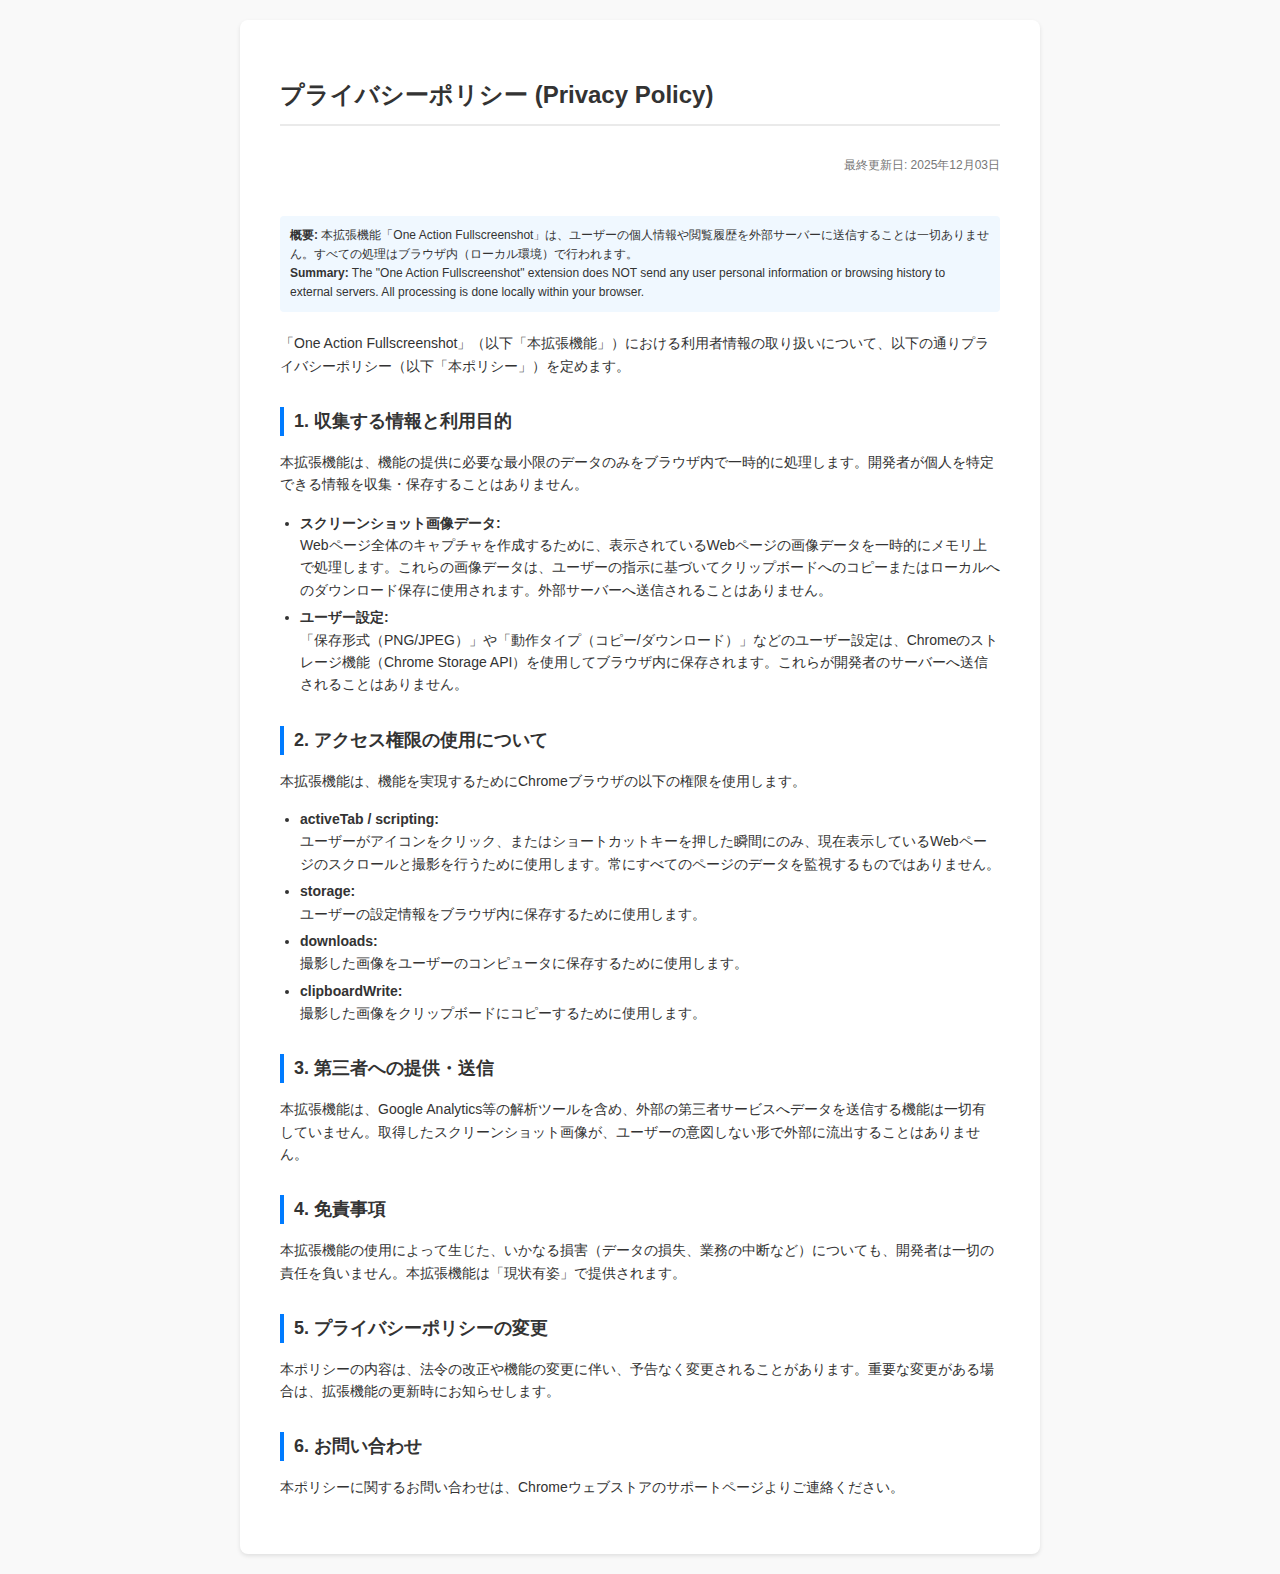
<file: index.html>
<!DOCTYPE html>
<html lang="ja">
<head>
    <meta charset="UTF-8">
    <meta name="viewport" content="width=device-width, initial-scale=1.0">
    <title>プライバシーポリシー - One Action Fullscreenshot</title>
    <style>
        body {
            font-family: "Helvetica Neue", Arial, "Hiragino Kaku Gothic ProN", "Hiragino Sans", Meiryo, sans-serif;
            line-height: 1.6;
            color: #333;
            max-width: 800px;
            margin: 0 auto;
            padding: 20px;
            background-color: #f9f9f9;
        }
        .container {
            background-color: #fff;
            padding: 40px;
            border-radius: 8px;
            box-shadow: 0 2px 4px rgba(0,0,0,0.1);
        }
        h1 {
            border-bottom: 2px solid #eaeaea;
            padding-bottom: 10px;
            margin-bottom: 30px;
            font-size: 24px;
        }
        h2 {
            margin-top: 30px;
            font-size: 18px;
            border-left: 4px solid #007bff;
            padding-left: 10px;
        }
        p {
            margin-bottom: 15px;
            font-size: 14px;
        }
        ul {
            margin-bottom: 15px;
            padding-left: 20px;
        }
        li {
            margin-bottom: 5px;
            font-size: 14px;
        }
        .date {
            text-align: right;
            color: #777;
            font-size: 12px;
            margin-bottom: 40px;
        }
        .english-note {
            background-color: #f0f8ff;
            padding: 10px;
            border-radius: 4px;
            font-size: 12px;
            margin-bottom: 20px;
        }
    </style>
</head>
<body>

<div class="container">
    <h1>プライバシーポリシー (Privacy Policy)</h1>
    <p class="date">最終更新日: 2025年12月03日</p>

    <div class="english-note">
        <strong>概要:</strong> 本拡張機能「One Action Fullscreenshot」は、ユーザーの個人情報や閲覧履歴を外部サーバーに送信することは一切ありません。すべての処理はブラウザ内（ローカル環境）で行われます。<br>
        <strong>Summary:</strong> The "One Action Fullscreenshot" extension does NOT send any user personal information or browsing history to external servers. All processing is done locally within your browser.
    </div>

    <p>「One Action Fullscreenshot」（以下「本拡張機能」）における利用者情報の取り扱いについて、以下の通りプライバシーポリシー（以下「本ポリシー」）を定めます。</p>

    <h2>1. 収集する情報と利用目的</h2>
    <p>本拡張機能は、機能の提供に必要な最小限のデータのみをブラウザ内で一時的に処理します。開発者が個人を特定できる情報を収集・保存することはありません。</p>
    
    <ul>
        <li><strong>スクリーンショット画像データ:</strong><br>
        Webページ全体のキャプチャを作成するために、表示されているWebページの画像データを一時的にメモリ上で処理します。これらの画像データは、ユーザーの指示に基づいてクリップボードへのコピーまたはローカルへのダウンロード保存に使用されます。外部サーバーへ送信されることはありません。</li>
        
        <li><strong>ユーザー設定:</strong><br>
        「保存形式（PNG/JPEG）」や「動作タイプ（コピー/ダウンロード）」などのユーザー設定は、Chromeのストレージ機能（Chrome Storage API）を使用してブラウザ内に保存されます。これらが開発者のサーバーへ送信されることはありません。</li>
    </ul>

    <h2>2. アクセス権限の使用について</h2>
    <p>本拡張機能は、機能を実現するためにChromeブラウザの以下の権限を使用します。</p>

    <ul>
        <li><strong>activeTab / scripting:</strong><br>
        ユーザーがアイコンをクリック、またはショートカットキーを押した瞬間にのみ、現在表示しているWebページのスクロールと撮影を行うために使用します。常にすべてのページのデータを監視するものではありません。</li>
        <li><strong>storage:</strong><br>
        ユーザーの設定情報をブラウザ内に保存するために使用します。</li>
        <li><strong>downloads:</strong><br>
        撮影した画像をユーザーのコンピュータに保存するために使用します。</li>
        <li><strong>clipboardWrite:</strong><br>
        撮影した画像をクリップボードにコピーするために使用します。</li>
    </ul>

    <h2>3. 第三者への提供・送信</h2>
    <p>本拡張機能は、Google Analytics等の解析ツールを含め、外部の第三者サービスへデータを送信する機能は一切有していません。取得したスクリーンショット画像が、ユーザーの意図しない形で外部に流出することはありません。</p>

    <h2>4. 免責事項</h2>
    <p>本拡張機能の使用によって生じた、いかなる損害（データの損失、業務の中断など）についても、開発者は一切の責任を負いません。本拡張機能は「現状有姿」で提供されます。</p>

    <h2>5. プライバシーポリシーの変更</h2>
    <p>本ポリシーの内容は、法令の改正や機能の変更に伴い、予告なく変更されることがあります。重要な変更がある場合は、拡張機能の更新時にお知らせします。</p>

    <h2>6. お問い合わせ</h2>
    <p>本ポリシーに関するお問い合わせは、Chromeウェブストアのサポートページよりご連絡ください。</p>


</div>

</body>
</html>
</file>
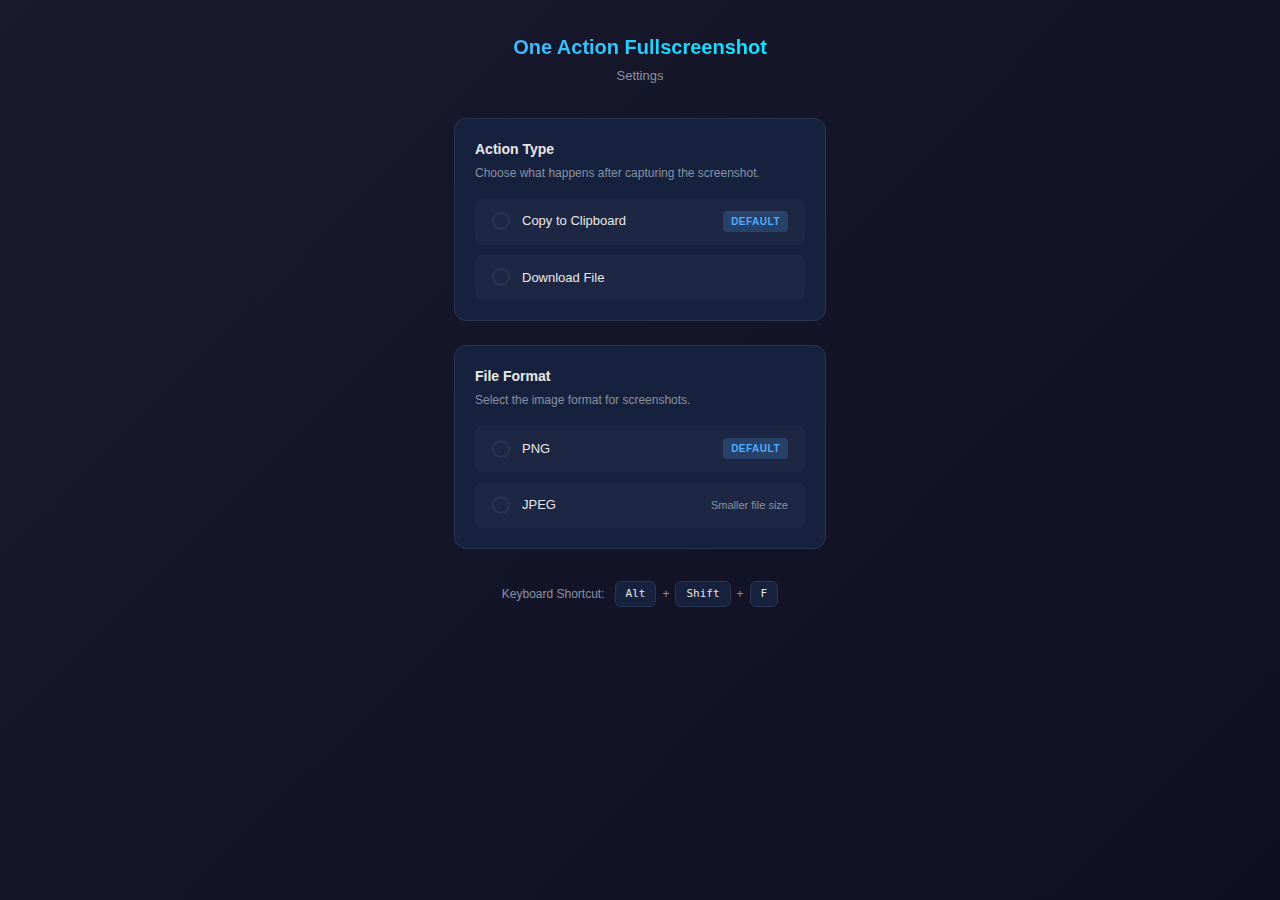
<file: options.html>
<!DOCTYPE html>
<html lang="en">
<head>
  <meta charset="UTF-8">
  <meta name="viewport" content="width=device-width, initial-scale=1.0">
  <title>One Action Fullscreenshot - Options</title>
  <link rel="stylesheet" href="options.css">
</head>
<body>
  <div class="container">
    <!-- ヘッダー -->
    <header class="header">
      <h1 class="title">One Action Fullscreenshot</h1>
      <p class="subtitle">Settings</p>
    </header>

    <!-- 設定フォーム -->
    <main class="settings">
      <!-- Action Type 設定 -->
      <section class="setting-group">
        <label class="setting-label">Action Type</label>
        <p class="setting-description">Choose what happens after capturing the screenshot.</p>
        <div class="radio-group">
          <label class="radio-item">
            <input type="radio" name="actionType" value="clipboard" id="action-clipboard">
            <span class="radio-custom"></span>
            <span class="radio-label">Copy to Clipboard</span>
            <span class="radio-badge default">Default</span>
          </label>
          <label class="radio-item">
            <input type="radio" name="actionType" value="download" id="action-download">
            <span class="radio-custom"></span>
            <span class="radio-label">Download File</span>
          </label>
        </div>
      </section>

      <!-- File Format 設定 -->
      <section class="setting-group" id="format-section">
        <label class="setting-label">File Format</label>
        <p class="setting-description" id="format-description">Select the image format for screenshots.</p>
        <div class="radio-group" id="format-group">
          <label class="radio-item">
            <input type="radio" name="fileFormat" value="png" id="format-png">
            <span class="radio-custom"></span>
            <span class="radio-label">PNG</span>
            <span class="radio-badge default">Default</span>
          </label>
          <label class="radio-item">
            <input type="radio" name="fileFormat" value="jpeg" id="format-jpeg">
            <span class="radio-custom"></span>
            <span class="radio-label">JPEG</span>
            <span class="radio-hint">Smaller file size</span>
          </label>
        </div>
        <p class="format-notice" id="format-notice">ℹ️ Clipboard only supports PNG format</p>
      </section>
    </main>

    <!-- フッター -->
    <footer class="footer">
      <div class="shortcut-info">
        <span class="shortcut-label">Keyboard Shortcut:</span>
        <kbd class="shortcut-key">Alt</kbd>
        <span class="shortcut-plus">+</span>
        <kbd class="shortcut-key">Shift</kbd>
        <span class="shortcut-plus">+</span>
        <kbd class="shortcut-key">F</kbd>
      </div>
      <p class="save-status" id="save-status"></p>
    </footer>
  </div>

  <script src="options.js"></script>
</body>
</html>
</file>
<file: options.css>
/**
 * One Action Fullscreenshot - Options Page Styles
 * シンプルでモダンなデザイン
 */

/* ========================================
   基本リセットと変数
   ======================================== */

* {
  margin: 0;
  padding: 0;
  box-sizing: border-box;
}

:root {
  /* カラーパレット */
  --color-bg: #1a1a2e;
  --color-surface: #16213e;
  --color-surface-hover: #1f2b47;
  --color-primary: #4facfe;
  --color-primary-light: #00f2fe;
  --color-text: #e8e8e8;
  --color-text-muted: #8892a0;
  --color-border: #2a3550;
  --color-success: #4caf50;
  
  /* フォント */
  --font-family: 'Segoe UI', -apple-system, BlinkMacSystemFont, sans-serif;
  
  /* サイズ */
  --radius: 12px;
  --radius-sm: 8px;
}

/* ========================================
   ベーススタイル
   ======================================== */

body {
  font-family: var(--font-family);
  background: linear-gradient(135deg, var(--color-bg) 0%, #0f0f23 100%);
  color: var(--color-text);
  min-height: 100vh;
  line-height: 1.5;
}

.container {
  max-width: 420px;
  margin: 0 auto;
  padding: 32px 24px;
}

/* ========================================
   ヘッダー
   ======================================== */

.header {
  text-align: center;
  margin-bottom: 32px;
}

.title {
  font-size: 20px;
  font-weight: 600;
  background: linear-gradient(90deg, var(--color-primary), var(--color-primary-light));
  -webkit-background-clip: text;
  -webkit-text-fill-color: transparent;
  background-clip: text;
  margin-bottom: 4px;
}

.subtitle {
  font-size: 13px;
  color: var(--color-text-muted);
  font-weight: 400;
}

/* ========================================
   設定グループ
   ======================================== */

.settings {
  display: flex;
  flex-direction: column;
  gap: 24px;
}

.setting-group {
  background: var(--color-surface);
  border: 1px solid var(--color-border);
  border-radius: var(--radius);
  padding: 20px;
}

.setting-label {
  display: block;
  font-size: 14px;
  font-weight: 600;
  color: var(--color-text);
  margin-bottom: 4px;
}

.setting-description {
  font-size: 12px;
  color: var(--color-text-muted);
  margin-bottom: 16px;
}

/* ========================================
   ラジオボタングループ
   ======================================== */

.radio-group {
  display: flex;
  flex-direction: column;
  gap: 10px;
}

.radio-item {
  display: flex;
  align-items: center;
  padding: 12px 16px;
  background: rgba(255, 255, 255, 0.03);
  border: 1px solid transparent;
  border-radius: var(--radius-sm);
  cursor: pointer;
  transition: all 0.2s ease;
}

.radio-item:hover {
  background: var(--color-surface-hover);
  border-color: var(--color-border);
}

.radio-item:has(input:checked) {
  background: rgba(79, 172, 254, 0.1);
  border-color: var(--color-primary);
}

/* ネイティブラジオボタンを非表示 */
.radio-item input[type="radio"] {
  position: absolute;
  opacity: 0;
  width: 0;
  height: 0;
}

/* カスタムラジオボタン */
.radio-custom {
  width: 18px;
  height: 18px;
  border: 2px solid var(--color-border);
  border-radius: 50%;
  margin-right: 12px;
  position: relative;
  transition: all 0.2s ease;
  flex-shrink: 0;
}

.radio-item:has(input:checked) .radio-custom {
  border-color: var(--color-primary);
}

.radio-custom::after {
  content: '';
  position: absolute;
  top: 50%;
  left: 50%;
  transform: translate(-50%, -50%) scale(0);
  width: 8px;
  height: 8px;
  background: var(--color-primary);
  border-radius: 50%;
  transition: transform 0.2s ease;
}

.radio-item:has(input:checked) .radio-custom::after {
  transform: translate(-50%, -50%) scale(1);
}

/* ラジオラベル */
.radio-label {
  font-size: 13px;
  font-weight: 500;
  flex-grow: 1;
}

/* バッジ */
.radio-badge {
  font-size: 10px;
  font-weight: 600;
  padding: 3px 8px;
  border-radius: 4px;
  text-transform: uppercase;
  letter-spacing: 0.5px;
}

.radio-badge.default {
  background: rgba(79, 172, 254, 0.2);
  color: var(--color-primary);
}

/* ヒント */
.radio-hint {
  font-size: 11px;
  color: var(--color-text-muted);
}

/* フォーマット選択の注意書き */
.format-notice {
  font-size: 11px;
  color: var(--color-text-muted);
  margin-top: 12px;
  padding: 8px 12px;
  background: rgba(79, 172, 254, 0.1);
  border-radius: 6px;
  display: none;
}

.format-notice.visible {
  display: block;
}

/* 無効化状態 */
.setting-group.disabled {
  opacity: 0.5;
  pointer-events: none;
}

.setting-group.disabled .radio-item {
  cursor: not-allowed;
}

.setting-group.disabled .radio-custom {
  border-color: var(--color-border);
}

.setting-group.disabled .radio-item:has(input:checked) .radio-custom {
  border-color: var(--color-border);
}

.setting-group.disabled .radio-custom::after {
  background: var(--color-text-muted);
}

/* ========================================
   フッター
   ======================================== */

.footer {
  margin-top: 32px;
  text-align: center;
}

.shortcut-info {
  display: flex;
  align-items: center;
  justify-content: center;
  gap: 6px;
  margin-bottom: 16px;
}

.shortcut-label {
  font-size: 12px;
  color: var(--color-text-muted);
  margin-right: 4px;
}

.shortcut-key {
  display: inline-block;
  padding: 4px 10px;
  font-size: 11px;
  font-family: 'SF Mono', 'Consolas', monospace;
  font-weight: 500;
  background: var(--color-surface);
  border: 1px solid var(--color-border);
  border-radius: 6px;
  color: var(--color-text);
}

.shortcut-plus {
  font-size: 12px;
  color: var(--color-text-muted);
}

.save-status {
  font-size: 12px;
  color: var(--color-success);
  min-height: 18px;
  opacity: 0;
  transition: opacity 0.3s ease;
}

.save-status.visible {
  opacity: 1;
}
</file>
